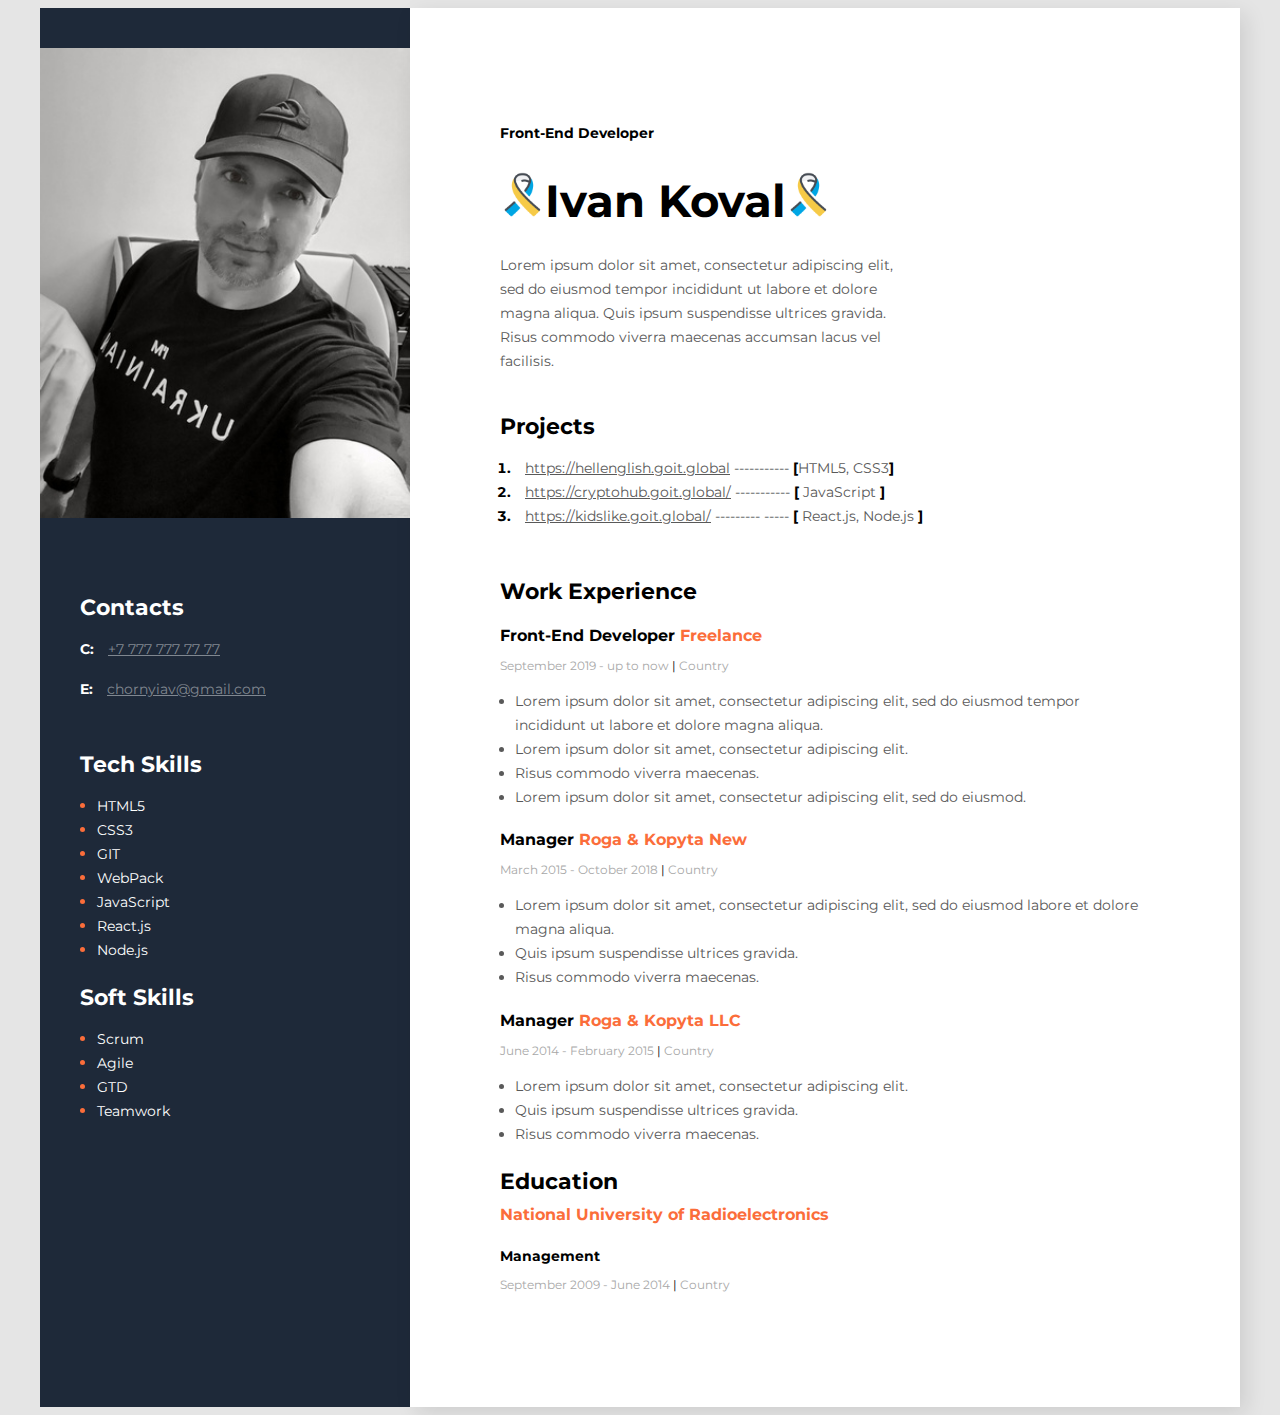
<file: index.html>
<!DOCTYPE html>
<html lang="en">

<head>
	<meta charset="UTF-8" />
	<meta http-equiv="X-UA-Compatible" content="IE=edge" />
	<meta name="viewport" content="width=device-width, initial-scale=1.0" />
	<!-- ссылки на шрифты с сайта https://fonts.google.com/ -->
	<link rel="preconnect" href="https://fonts.googleapis.com" />
	<link rel="preconnect" href="https://fonts.gstatic.com" crossorigin />
	<link href="https://fonts.googleapis.com/css2?family=Montserrat:wght@400;700&display=swap" rel="stylesheet" />
	<!-- ссылка на файл стиля "style.css" -->
	<link rel="stylesheet" href="styles/styles.css" />
	<title>Resume test</title>
</head>

<body>
	<!-- Общий блок, основной -->
	<div class="main">
		<!-- Блок контента -->
		<div class="main-content">
			<!-- Блок инфо о пользователе -->
			<div class="about">
				<h2 class="about-position">Front-End Developer</h2>
				<h1 class="about-name">
					<img src="img/ukrainian.png" alt="no pic" class="photo-ukraine" />Ivan Koval<img src="img/ukrainian.png"
						alt="no pic" class="photo-ukraine" />
				</h1>
				<p class="about-description">
					Lorem ipsum dolor sit amet, consectetur adipiscing elit, sed do eiusmod tempor
					incididunt ut labore et dolore magna aliqua. Quis ipsum suspendisse ultrices gravida.
					Risus commodo viverra maecenas accumsan lacus vel facilisis.
				</p>
			</div>
			<!-- Блок проекты пользователя -->
			<div class="projects">
				<h3 class="title">Projects</h3>
				<ol class="project-list">
					<li class="project-item">
						<span class="project">
							<a href="https://hellenglish.goit.global" class="project-link">https://hellenglish.goit.global</a>
							-----------
							<span class="project-bracket">[</span>HTML5, CSS3<span class="project-bracket">]</span>
						</span>
					</li>
					<li class="project-item">
						<span class="project">
							<a href="https://cryptohub.goit.global/" class="project-link">https://cryptohub.goit.global/</a>
							-----------
							<span class="project-bracket">[</span> JavaScript
							<span class="project-bracket">]</span>
						</span>
					</li>
					<li class="project-item">
						<span class="project">
							<a href="https://kidslike.goit.global/" class="project-link">https://kidslike.goit.global/</a>
							--------- -----
							<span class="project-bracket">[</span> React.js, Node.js
							<span class="project-bracket">]</span>
						</span>
					</li>
				</ol>
			</div>
			<!-- Блок опыт работы пользователя и образование -->
			<div class="work">
				<h3 class="title">Work Experience</h3>
				<!-- Компания-1 -->
				<div>
					<h4 class="work-position">
						Front-End Developer
						<span class="work-organization">Freelance</span>
					</h4>
					<p class="work-period">
						September 2019 - up to now <span class="line">|</span> Country
					</p>
					<ul class="work-list">
						<li class="work-list-item">
							Lorem ipsum dolor sit amet, consectetur adipiscing elit, sed do eiusmod tempor
							incididunt ut labore et dolore magna aliqua.
						</li>
						<li class="work-list-item">
							Lorem ipsum dolor sit amet, consectetur adipiscing elit.
						</li>
						<li class="work-list-item">Risus commodo viverra maecenas.</li>
						<li class="work-list-item">
							Lorem ipsum dolor sit amet, consectetur adipiscing elit, sed do eiusmod.
						</li>
					</ul>
				</div>
				<!-- Компания-2 -->
				<div>
					<h4 class="work-position">
						Manager <span class="work-organization">Roga & Kopyta New</span>
					</h4>
					<p class="work-period">March 2015 - October 2018 <span class="line">|</span> Country</p>
					<ul class="work-list">
						<li class="work-list-item">
							Lorem ipsum dolor sit amet, consectetur adipiscing elit, sed do eiusmod labore et
							dolore magna aliqua.
						</li>
						<li class="work-list-item">Quis ipsum suspendisse ultrices gravida.</li>
						<li class="work-list-item">Risus commodo viverra maecenas.</li>
					</ul>
				</div>
				<!-- Компания-3 -->
				<div>
					<h4 class="work-position">
						Manager <span class="work-organization">Roga & Kopyta LLC</span>
					</h4>
					<p class="work-period">June 2014 - February 2015 <span class="line">|</span> Country</p>
					<ul class="work-list">
						<li class="work-list-item">
							Lorem ipsum dolor sit amet, consectetur adipiscing elit.
						</li>
						<li class="work-list-item">Quis ipsum suspendisse ultrices gravida.</li>
						<li class="work-list-item">Risus commodo viverra maecenas.</li>
					</ul>
				</div>
				<!-- Образование пользователя -->
				<div class="education">
					<h3 class="title">Education</h3>
					<h4 class="university">National University of Radioelectronics</h4>
					<h5 class="diplom">Management</h5>
					<p class="work-period">
						September 2009 - June 2014 <span class="line">|</span> Country
					</p>
				</div>
			</div>
		</div>
		<!-- Блок боковая панель/sidebar. Для блока "sidebar" можно(лучше) использовать тег <aside> -->
		<aside class="sidebar">
			<img src="img/Ivan_Koval_resume.jpg" alt="No user photo :(" class="photo" />
			<!-- Контакты пользователя -->
			<div class="contacts">
				<h3 class="sidebar-title">Contacts</h3>
				<p>
					<span class="contact-tipe">C:</span>
					<a href="tel:+77777777777" class="contact-link">+7 777 777 77 77</a>
				</p>
				<p>
					<span class="contact-tipe">E:</span>
					<a href="mailto:chornyiav@gmail.com" class="contact-link">chornyiav@gmail.com</a>
				</p>
			</div>
			<!-- Тех.навыки/умения -->
			<div class="tech-scills">
				<h3 class="sidebar-title">Tech Skills</h3>
				<ul class="tech-skills-list">
					<li class="tech-skills-item">
						<span class="tech-skills-text">HTML5</span>
					</li>
					<li class="tech-skills-item">
						<span class="tech-skills-text">CSS3</span>
					</li>
					<li class="tech-skills-item">
						<span class="tech-skills-text">GIT</span>
					</li>
					<li class="tech-skills-item">
						<span class="tech-skills-text">WebPack</span>
					</li>
					<li class="tech-skills-item">
						<span class="tech-skills-text">JavaScript</span>
					</li>
					<li class="tech-skills-item">
						<span class="tech-skills-text">React.js</span>
					</li>
					<li class="tech-skills-item">
						<span class="tech-skills-text">Node.js</span>
					</li>
				</ul>
			</div>
			<!-- Личностные качества -->
			<div class="soft-skills">
				<h3 class="sidebar-title">Soft Skills</h3>
				<ul class="soft-skills-list">
					<li class="soft-skills-item">
						<span class="soft-skills-text">Scrum</span>
					</li>
					<li class="soft-skills-item">
						<span class="soft-skills-text">Agile</span>
					</li>
					<li class="soft-skills-item">
						<span class="soft-skills-text">GTD</span>
					</li>
					<li class="soft-skills-item">
						<span class="soft-skills-text">Teamwork</span>
					</li>
				</ul>
			</div>
		</aside>
	</div>
</body>

</html>
</file>
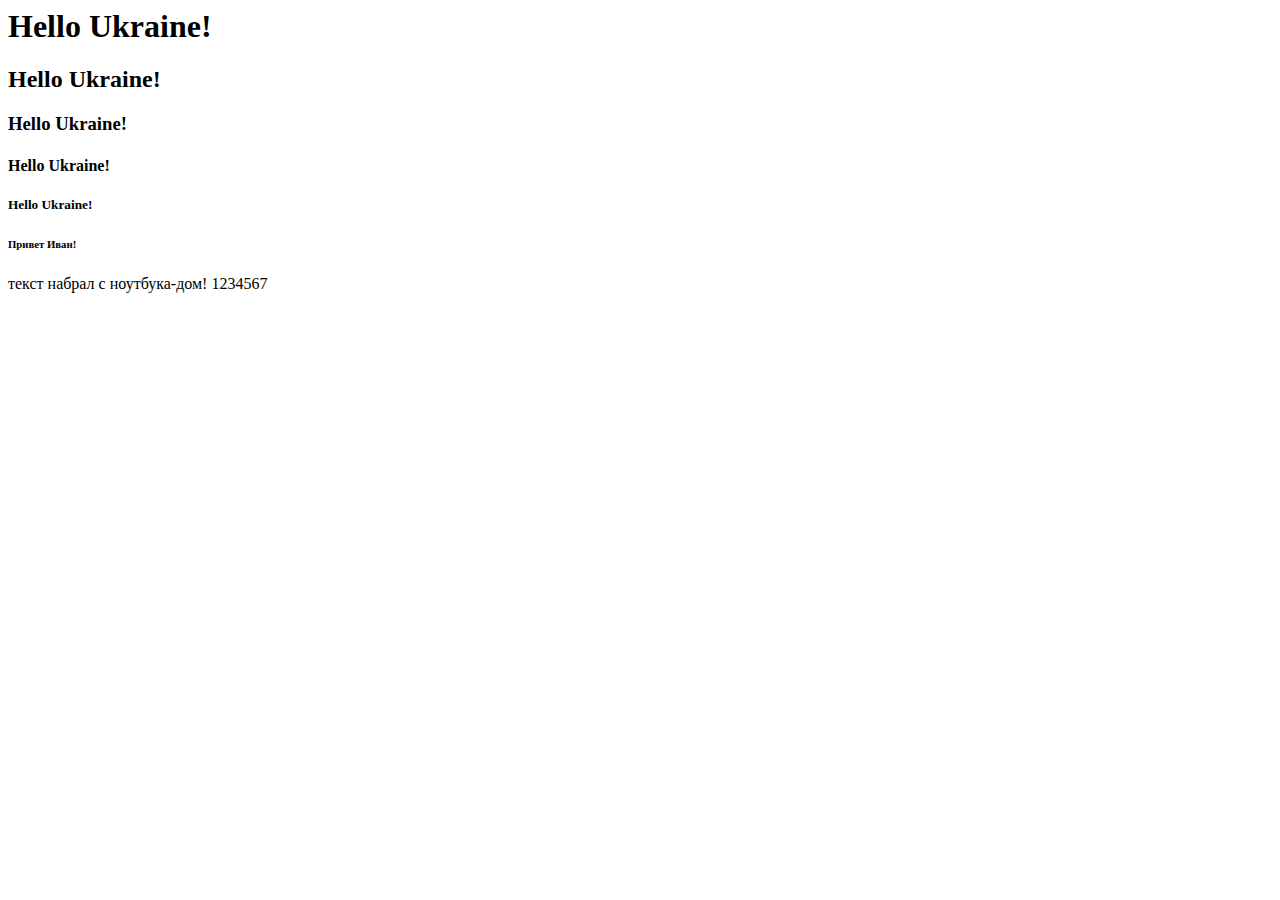
<file: index01.html>
<html lang="en">

<head>
	<meta charset="UTF-8" />
	<meta http-equiv="X-UA-Compatible" content="IE=edge" />
	<meta name="viewport" content="width=device-width, initial-scale=1.0" />
	<title>Resume Koval Ivan</title>
</head>

<body>
	<h1>Hello Ukraine!</h1>
	<h2>Hello Ukraine!</h2>
	<h3>Hello Ukraine!</h3>
	<h4>Hello Ukraine!</h4>
	<h5>Hello Ukraine!</h5>
	<h6>Привет Иван!</h6>
	текст набрал с ноутбука-дом!
	1234567
</body>

</html>
</file>
<file: styles/styles.css>
body {
	font-family: 'Montserrat', sans-serif;
	background: #E5E5E5;
}

/* Общий блок, основной */
.main {
	display: flex;
	flex-direction: row-reverse;
	width: 1200px;
	margin: 0 auto;
	/* margin: 
	"0"-расстояние сверху и снизу, 
	"auto" - расстояние слева и справа т.е. по центру*/
}

/* Блок контента */
.main-content {
	background-color: #ffffff;
	box-shadow: 6px 6px 20px rgba(0, 0, 0, 0.1);
	padding: 105px 90px;
}

/* Блок инфо о пользователе  */
.about {
	margin-bottom: 40px;
}

.about-position {
	font-style: normal;
	font-weight: 700;
	font-size: 14px;
	line-height: 17px;
	color: #000000;
	margin-bottom: 20px;
}

.about-name {
	font-style: normal;
	font-weight: 700;
	font-size: 45px;
	line-height: 55px;
	color: #000000;
	margin-bottom: 25px;
}

.about-description {
	font-style: normal;
	font-weight: 400;
	font-size: 14px;
	line-height: 24px;
	color: #595959;
	width: 400px;
}

/* Блок проекты пользователя */
.projects {
	margin-bottom: 50px;
}

.title {
	font-style: normal;
	font-weight: 700;
	font-size: 22px;
	line-height: 27px;
	color: #000000;
	margin-bottom: 10px;
}

.project-list {
	padding: 0px;
	margin-left: 15px;
}

.project-item {
	font-style: normal;
	font-weight: 700;
	font-size: 14px;
	line-height: 24px;
	color: #000000;
}

.project, .project-link {
	font-style: normal;
	font-weight: 400;
	font-size: 14px;
	line-height: 24px;
	color: #595959;
}

.project-link {
	margin-left: 10px;
}

.project-bracket {
	font-style: normal;
	font-weight: 700;
	font-size: 14px;
	line-height: 24px;
	color: #000000;
}

/* Блок опыт работы пользователя и образование */
/* Компании 1-3 */
.work-position {
	font-style: normal;
	font-weight: 700;
	font-size: 16px;
	line-height: 20px;
	color: #000000;
	margin-bottom: 10px;
}

.work-organization {
	font-style: normal;
	font-weight: 700;
	font-size: 16px;
	line-height: 20px;
	color: #FB6D3A
}

.work-period {
	font-style: normal;
	font-weight: 400;
	font-size: 12px;
	line-height: 15px;
	color: #A8A8A8;
	margin-bottom: 10px;
}

.line {
	font-weight: 400;
	font-size: 12px;
	line-height: 15px;
	color: #000000;
}

.work-list {
	padding: 0px;
	margin-left: 15px;
}

.work-list-item {
	font-weight: 400;
	font-size: 14px;
	line-height: 24px;
	color: #595959
}

/* Образование */

.university {
	font-style: normal;
	font-weight: 700;
	font-size: 16px;
	line-height: 20px;
	color: #FB6D3A;
	margin-top: 10px;
	margin-bottom: 10px;
}

.diplom {
	margin-bottom: 10px;
	font-style: normal;
	font-weight: 700;
	font-size: 14px;
	line-height: 17px;
	color: #000000
}

/* Блок боковая панель/sidebar */

.sidebar {
	background-color: #1e2939;
	padding-top: 40px;
	width: 370px;
}

.contacts, .tech-scills, .soft-skills {
	margin-left: 40px;
}

.contacts {
	margin-bottom: 50px;
}

.sidebar-title {
	color: #ffffff;
	font-style: normal;
	font-weight: 700;
	font-size: 22px;
	line-height: 27px;
	margin-bottom: 10px;
}

.contact-tipe {
	color: #FFFFFF;
	font-style: normal;
	font-weight: 700;
	font-size: 14px;
	line-height: 24px;
	margin-right: 10px;
}

.contact-link {
	font-style: normal;
	font-weight: 400;
	font-size: 14px;
	line-height: 24px;
	color: #808790;
}

/* Тех.навыки/умения */
.tech-skills-list {
	color: #ffffff;
	padding: 0px;
	margin-left: 17px;
}

.tech-skills-item {
	color: #FB6D3A;
}

.tech-skills-text {
	color: #FFFFFF;
	font-style: normal;
	font-weight: 400;
	font-size: 14px;
	line-height: 24px
}

/* Личностные качества */
.soft-skills-list {
	color: #ffffff;
	padding: 0px;
	margin-left: 17px;
}

.soft-skills-item {
	color: #FB6D3A;
}

.soft-skills-text {
	color: #FFFFFF;
	font-style: normal;
	font-weight: 400;
	font-size: 14px;
	line-height: 24px
}

/* Параметры фото */
.photo {
	width: 370px;
	margin-bottom: 50px;
}

.photo-ukraine {
	width: 45px;
}
.ukraine {
	display: inline-flex;

}
</file>
